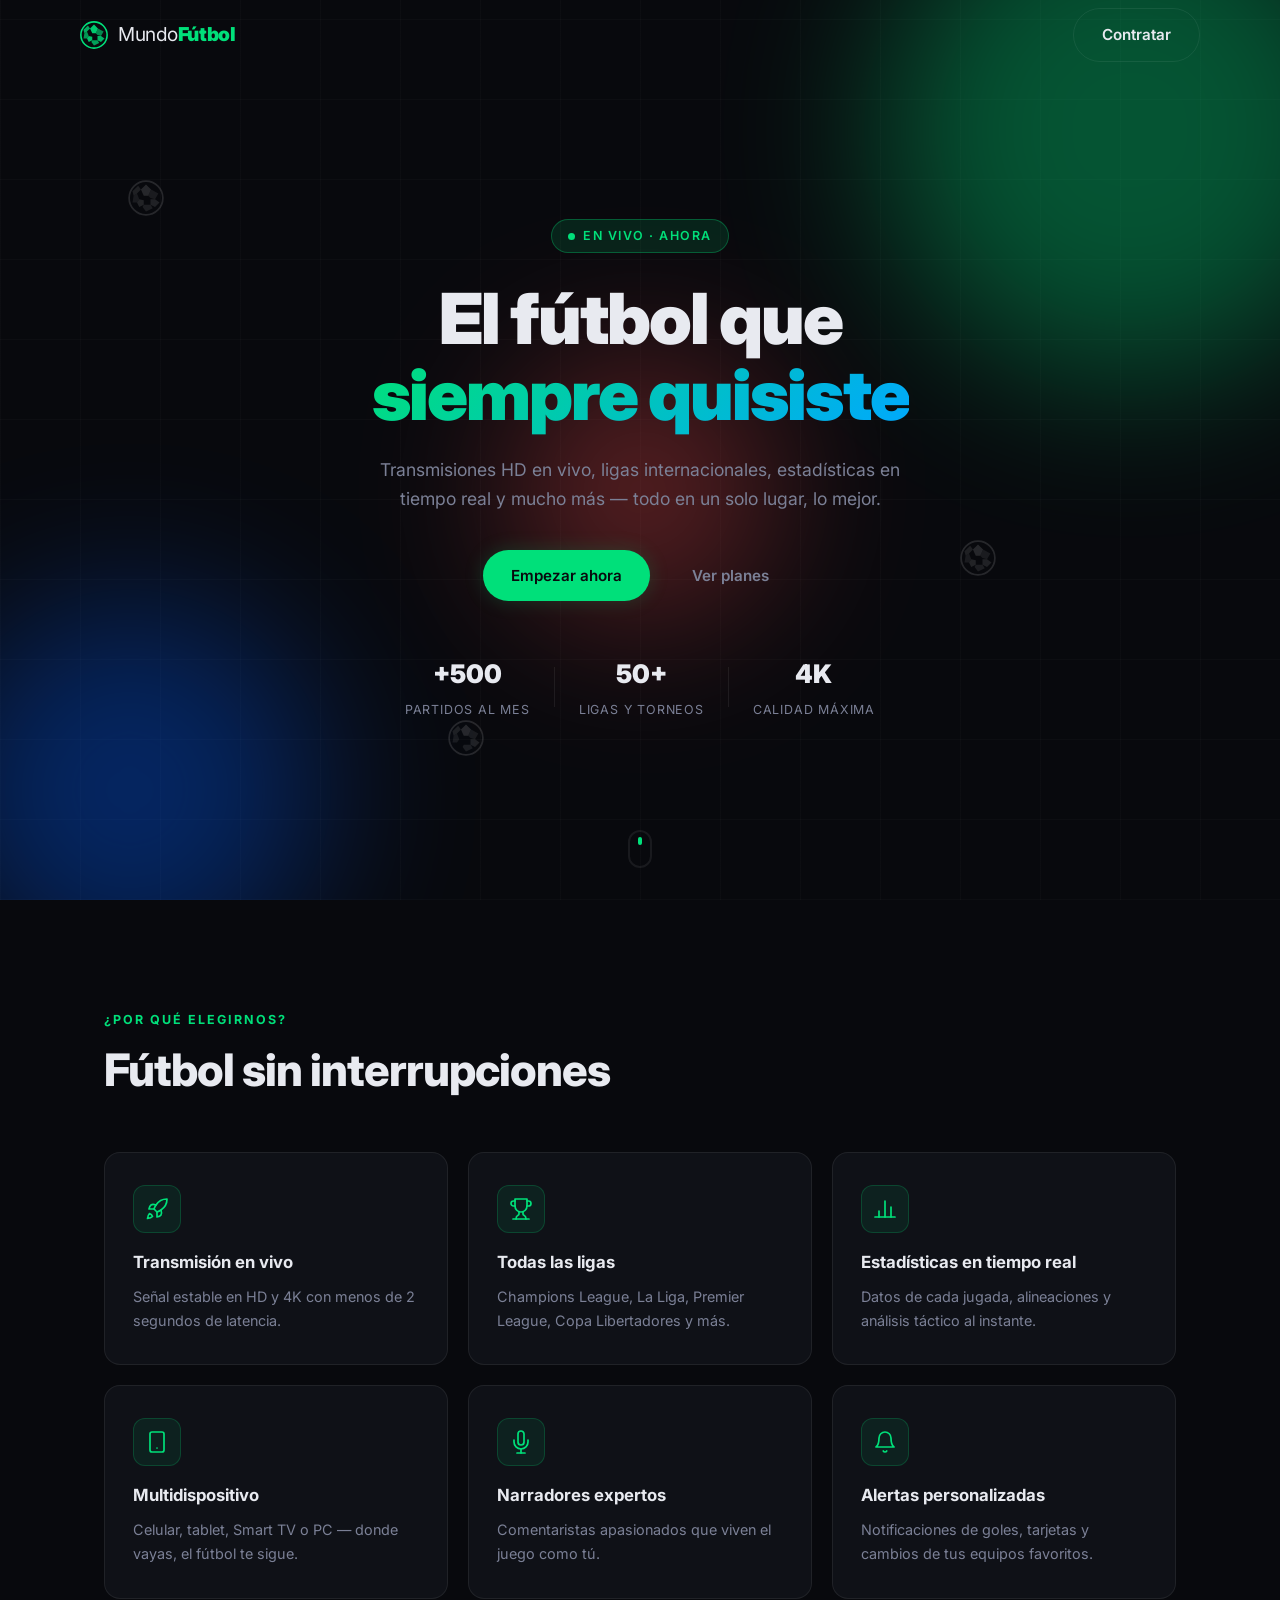
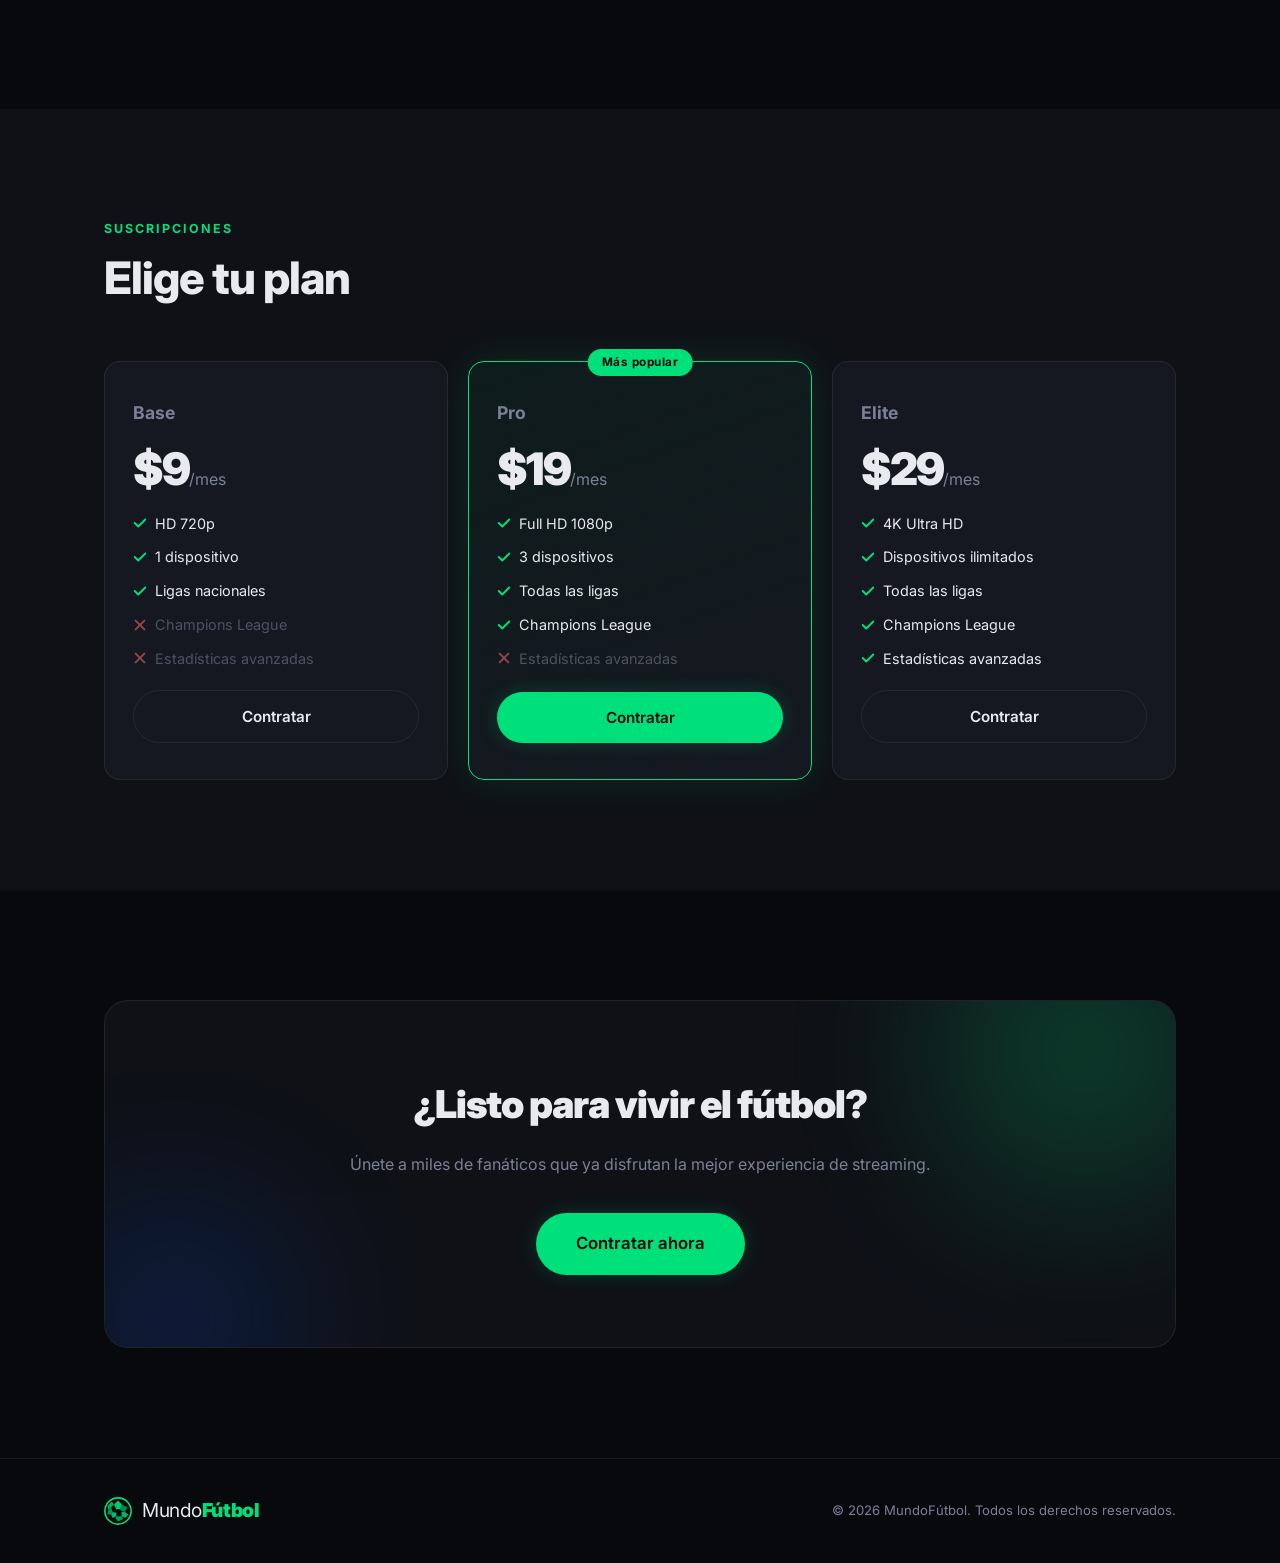
<file: index.html>
<!DOCTYPE html>
<html lang="es">
<head>
  <meta charset="UTF-8" />
  <meta name="viewport" content="width=device-width, initial-scale=1.0" />
  <meta name="description" content="Mundo Fútbol – El mejor streaming de fútbol en vivo. Disfruta partidos, ligas y torneos sin límites." />
  <title>Mundo Fútbol – Streaming de Fútbol</title>
  <link rel="preconnect" href="https://fonts.googleapis.com" />
  <link href="https://fonts.googleapis.com/css2?family=Inter:wght@300;400;600;700;900&display=swap" rel="stylesheet" />
  <link rel="stylesheet" href="style.css" />
</head>
<body>

  <!-- NAV -->
  <nav class="nav" id="navbar">
    <div class="nav-inner">
      <a href="index.html" class="logo">
        <span class="logo-icon">
          <svg viewBox="0 0 32 32" fill="none" xmlns="http://www.w3.org/2000/svg" aria-label="Balón de fútbol">
            <circle cx="16" cy="16" r="15" stroke="currentColor" stroke-width="1.8"/>
            <polygon points="16,4 20.5,8.5 18,14 14,14 11.5,8.5" fill="currentColor" opacity="0.9"/>
            <polygon points="27,12 24,17 20,16 18,14 20.5,8.5" fill="currentColor" opacity="0.6"/>
            <polygon points="28,20 24,24 20,22 20,17 24,17" fill="currentColor" opacity="0.8"/>
            <polygon points="16,28 13,24 14,22 20,22 22,25" fill="currentColor" opacity="0.7"/>
            <polygon points="10,24 8,20 10,17 14,18 14,22" fill="currentColor" opacity="0.85"/>
            <polygon points="4,20 5,14 8,12 10,17 8,20" fill="currentColor" opacity="0.65"/>
            <polygon points="11.5,8.5 8,12 5,14 4,10 9,5" fill="currentColor" opacity="0.75"/>
          </svg>
        </span>
        <span class="logo-text">Mundo<strong>Fútbol</strong></span>
      </a>
      <a href="contratar.html" class="btn btn-outline" id="nav-cta">Contratar</a>
    </div>
  </nav>

  <!-- HERO -->
  <header class="hero" id="home">
    <div class="hero-bg">
      <div class="field-lines"></div>
      <div class="orb orb-1"></div>
      <div class="orb orb-2"></div>
      <div class="orb orb-3"></div>
      <!-- floating balls -->
      <div class="ball b1">
        <svg viewBox="0 0 32 32" fill="none" xmlns="http://www.w3.org/2000/svg">
          <circle cx="16" cy="16" r="15" stroke="white" stroke-width="1.5"/>
          <polygon points="16,4 20.5,8.5 18,14 14,14 11.5,8.5" fill="white"/>
          <polygon points="27,12 24,17 20,16 18,14 20.5,8.5" fill="white" opacity="0.6"/>
          <polygon points="28,20 24,24 20,22 20,17 24,17" fill="white" opacity="0.8"/>
          <polygon points="16,28 13,24 14,22 20,22 22,25" fill="white" opacity="0.7"/>
          <polygon points="10,24 8,20 10,17 14,18 14,22" fill="white" opacity="0.85"/>
          <polygon points="4,20 5,14 8,12 10,17 8,20" fill="white" opacity="0.6"/>
          <polygon points="11.5,8.5 8,12 5,14 4,10 9,5" fill="white" opacity="0.75"/>
        </svg>
      </div>
      <div class="ball b2">
        <svg viewBox="0 0 32 32" fill="none" xmlns="http://www.w3.org/2000/svg">
          <circle cx="16" cy="16" r="15" stroke="white" stroke-width="1.5"/>
          <polygon points="16,4 20.5,8.5 18,14 14,14 11.5,8.5" fill="white"/>
          <polygon points="27,12 24,17 20,16 18,14 20.5,8.5" fill="white" opacity="0.6"/>
          <polygon points="28,20 24,24 20,22 20,17 24,17" fill="white" opacity="0.8"/>
          <polygon points="16,28 13,24 14,22 20,22 22,25" fill="white" opacity="0.7"/>
          <polygon points="10,24 8,20 10,17 14,18 14,22" fill="white" opacity="0.85"/>
          <polygon points="4,20 5,14 8,12 10,17 8,20" fill="white" opacity="0.6"/>
          <polygon points="11.5,8.5 8,12 5,14 4,10 9,5" fill="white" opacity="0.75"/>
        </svg>
      </div>
      <div class="ball b3">
        <svg viewBox="0 0 32 32" fill="none" xmlns="http://www.w3.org/2000/svg">
          <circle cx="16" cy="16" r="15" stroke="white" stroke-width="1.5"/>
          <polygon points="16,4 20.5,8.5 18,14 14,14 11.5,8.5" fill="white"/>
          <polygon points="27,12 24,17 20,16 18,14 20.5,8.5" fill="white" opacity="0.6"/>
          <polygon points="28,20 24,24 20,22 20,17 24,17" fill="white" opacity="0.8"/>
          <polygon points="16,28 13,24 14,22 20,22 22,25" fill="white" opacity="0.7"/>
          <polygon points="4,20 5,14 8,12 10,17 8,20" fill="white" opacity="0.6"/>
          <polygon points="11.5,8.5 8,12 5,14 4,10 9,5" fill="white" opacity="0.75"/>
        </svg>
      </div>
    </div>

    <div class="hero-content">
      <div class="badge animate-in" style="--d:0ms">EN VIVO · AHORA</div>
      <h1 class="hero-title animate-in" style="--d:100ms">
        El fútbol que<br/>
        <span class="gradient-text">siempre quisiste</span>
      </h1>
      <p class="hero-sub animate-in" style="--d:200ms">
        Transmisiones HD en vivo, ligas internacionales, estadísticas en tiempo real y mucho más — todo en un solo lugar, lo mejor.
      </p>
      <div class="hero-actions animate-in" style="--d:300ms">
        <a href="contratar.html" class="btn btn-primary" id="hero-cta">Empezar ahora</a>
        <a href="#planes" class="btn btn-ghost">Ver planes</a>
      </div>
      <div class="hero-stats animate-in" style="--d:400ms">
        <div class="stat">
          <span class="stat-num">+500</span>
          <span class="stat-label">Partidos al mes</span>
        </div>
        <div class="stat-divider"></div>
        <div class="stat">
          <span class="stat-num">50+</span>
          <span class="stat-label">Ligas y torneos</span>
        </div>
        <div class="stat-divider"></div>
        <div class="stat">
          <span class="stat-num">4K</span>
          <span class="stat-label">Calidad máxima</span>
        </div>
      </div>
    </div>

    <div class="scroll-hint" id="scroll-hint">
      <span></span>
    </div>
  </header>

  <!-- FEATURES -->
  <section class="section features" id="features">
    <div class="container">
      <div class="section-label animate-reveal">¿Por qué elegirnos?</div>
      <h2 class="section-title animate-reveal">Fútbol sin interrupciones</h2>

      <div class="features-grid">
        <div class="feat-card animate-reveal">
          <div class="feat-icon">
            <!-- Satellite / Signal -->
            <svg viewBox="0 0 24 24" fill="none" stroke="currentColor" stroke-width="1.7" stroke-linecap="round" stroke-linejoin="round" xmlns="http://www.w3.org/2000/svg">
              <path d="M4.5 16.5c-1.5 1.5-2 5-2 5s3.5-.5 5-2a4.5 4.5 0 0 0-3-3z"/>
              <path d="M12 15l-3-3a22 22 0 0 1 2-3.95A12.88 12.88 0 0 1 22 2c0 2.72-.78 7.5-6 11a22.35 22.35 0 0 1-4 2z"/>
              <path d="M9 12H4s.55-3.03 2-4c1.62-1.08 5 0 5 0"/>
              <path d="M12 15v5s3.03-.55 4-2c1.08-1.62 0-5 0-5"/>
            </svg>
          </div>
          <h3>Transmisión en vivo</h3>
          <p>Señal estable en HD y 4K con menos de 2 segundos de latencia.</p>
        </div>
        <div class="feat-card animate-reveal">
          <div class="feat-icon">
            <!-- Trophy -->
            <svg viewBox="0 0 24 24" fill="none" stroke="currentColor" stroke-width="1.7" stroke-linecap="round" stroke-linejoin="round" xmlns="http://www.w3.org/2000/svg">
              <path d="M6 9H4.5a2.5 2.5 0 0 1 0-5H6"/>
              <path d="M18 9h1.5a2.5 2.5 0 0 0 0-5H18"/>
              <path d="M4 22h16"/>
              <path d="M10 14.66V17c0 .55-.47.98-.97 1.21C7.85 18.75 7 20.24 7 22"/>
              <path d="M14 14.66V17c0 .55.47.98.97 1.21C16.15 18.75 17 20.24 17 22"/>
              <path d="M18 2H6v7a6 6 0 0 0 12 0V2z"/>
            </svg>
          </div>
          <h3>Todas las ligas</h3>
          <p>Champions League, La Liga, Premier League, Copa Libertadores y más.</p>
        </div>
        <div class="feat-card animate-reveal">
          <div class="feat-icon">
            <!-- Bar Chart -->
            <svg viewBox="0 0 24 24" fill="none" stroke="currentColor" stroke-width="1.7" stroke-linecap="round" stroke-linejoin="round" xmlns="http://www.w3.org/2000/svg">
              <line x1="18" y1="20" x2="18" y2="10"/>
              <line x1="12" y1="20" x2="12" y2="4"/>
              <line x1="6" y1="20" x2="6" y2="14"/>
              <line x1="2" y1="20" x2="22" y2="20"/>
            </svg>
          </div>
          <h3>Estadísticas en tiempo real</h3>
          <p>Datos de cada jugada, alineaciones y análisis táctico al instante.</p>
        </div>
        <div class="feat-card animate-reveal">
          <div class="feat-icon">
            <!-- Smartphone -->
            <svg viewBox="0 0 24 24" fill="none" stroke="currentColor" stroke-width="1.7" stroke-linecap="round" stroke-linejoin="round" xmlns="http://www.w3.org/2000/svg">
              <rect x="5" y="2" width="14" height="20" rx="2" ry="2"/>
              <line x1="12" y1="18" x2="12.01" y2="18"/>
            </svg>
          </div>
          <h3>Multidispositivo</h3>
          <p>Celular, tablet, Smart TV o PC — donde vayas, el fútbol te sigue.</p>
        </div>
        <div class="feat-card animate-reveal">
          <div class="feat-icon">
            <!-- Microphone -->
            <svg viewBox="0 0 24 24" fill="none" stroke="currentColor" stroke-width="1.7" stroke-linecap="round" stroke-linejoin="round" xmlns="http://www.w3.org/2000/svg">
              <path d="M12 1a3 3 0 0 0-3 3v8a3 3 0 0 0 6 0V4a3 3 0 0 0-3-3z"/>
              <path d="M19 10v2a7 7 0 0 1-14 0v-2"/>
              <line x1="12" y1="19" x2="12" y2="23"/>
              <line x1="8" y1="23" x2="16" y2="23"/>
            </svg>
          </div>
          <h3>Narradores expertos</h3>
          <p>Comentaristas apasionados que viven el juego como tú.</p>
        </div>
        <div class="feat-card animate-reveal">
          <div class="feat-icon">
            <!-- Bell -->
            <svg viewBox="0 0 24 24" fill="none" stroke="currentColor" stroke-width="1.7" stroke-linecap="round" stroke-linejoin="round" xmlns="http://www.w3.org/2000/svg">
              <path d="M18 8A6 6 0 0 0 6 8c0 7-3 9-3 9h18s-3-2-3-9"/>
              <path d="M13.73 21a2 2 0 0 1-3.46 0"/>
            </svg>
          </div>
          <h3>Alertas personalizadas</h3>
          <p>Notificaciones de goles, tarjetas y cambios de tus equipos favoritos.</p>
        </div>
      </div>
    </div>
  </section>

  <!-- PLANES -->
  <section class="section planes" id="planes">
    <div class="container">
      <div class="section-label animate-reveal">Suscripciones</div>
      <h2 class="section-title animate-reveal">Elige tu plan</h2>

      <div class="planes-grid">
        <!-- Base -->
        <div class="plan-card animate-reveal" id="plan-base">
          <div class="plan-name">Base</div>
          <div class="plan-price">$9<span>/mes</span></div>
          <ul class="plan-features">
            <li class="feat-yes"><svg viewBox="0 0 16 16" fill="none" stroke="currentColor" stroke-width="2.2" stroke-linecap="round" stroke-linejoin="round"><polyline points="2,8 6,12 14,4"/></svg> HD 720p</li>
            <li class="feat-yes"><svg viewBox="0 0 16 16" fill="none" stroke="currentColor" stroke-width="2.2" stroke-linecap="round" stroke-linejoin="round"><polyline points="2,8 6,12 14,4"/></svg> 1 dispositivo</li>
            <li class="feat-yes"><svg viewBox="0 0 16 16" fill="none" stroke="currentColor" stroke-width="2.2" stroke-linecap="round" stroke-linejoin="round"><polyline points="2,8 6,12 14,4"/></svg> Ligas nacionales</li>
            <li class="feat-no"><svg viewBox="0 0 16 16" fill="none" stroke="currentColor" stroke-width="2.2" stroke-linecap="round" stroke-linejoin="round"><line x1="3" y1="3" x2="13" y2="13"/><line x1="13" y1="3" x2="3" y2="13"/></svg> Champions League</li>
            <li class="feat-no"><svg viewBox="0 0 16 16" fill="none" stroke="currentColor" stroke-width="2.2" stroke-linecap="round" stroke-linejoin="round"><line x1="3" y1="3" x2="13" y2="13"/><line x1="13" y1="3" x2="3" y2="13"/></svg> Estadísticas avanzadas</li>
          </ul>
          <a href="contratar.html?plan=Base" class="btn btn-outline">Contratar</a>
        </div>

        <!-- Pro (destacado) -->
        <div class="plan-card plan-featured animate-reveal" id="plan-pro">
          <div class="plan-badge">Más popular</div>
          <div class="plan-name">Pro</div>
          <div class="plan-price">$19<span>/mes</span></div>
          <ul class="plan-features">
            <li class="feat-yes"><svg viewBox="0 0 16 16" fill="none" stroke="currentColor" stroke-width="2.2" stroke-linecap="round" stroke-linejoin="round"><polyline points="2,8 6,12 14,4"/></svg> Full HD 1080p</li>
            <li class="feat-yes"><svg viewBox="0 0 16 16" fill="none" stroke="currentColor" stroke-width="2.2" stroke-linecap="round" stroke-linejoin="round"><polyline points="2,8 6,12 14,4"/></svg> 3 dispositivos</li>
            <li class="feat-yes"><svg viewBox="0 0 16 16" fill="none" stroke="currentColor" stroke-width="2.2" stroke-linecap="round" stroke-linejoin="round"><polyline points="2,8 6,12 14,4"/></svg> Todas las ligas</li>
            <li class="feat-yes"><svg viewBox="0 0 16 16" fill="none" stroke="currentColor" stroke-width="2.2" stroke-linecap="round" stroke-linejoin="round"><polyline points="2,8 6,12 14,4"/></svg> Champions League</li>
            <li class="feat-no"><svg viewBox="0 0 16 16" fill="none" stroke="currentColor" stroke-width="2.2" stroke-linecap="round" stroke-linejoin="round"><line x1="3" y1="3" x2="13" y2="13"/><line x1="13" y1="3" x2="3" y2="13"/></svg> Estadísticas avanzadas</li>
          </ul>
          <a href="contratar.html?plan=Pro" class="btn btn-primary">Contratar</a>
        </div>

        <!-- Elite -->
        <div class="plan-card animate-reveal" id="plan-elite">
          <div class="plan-name">Elite</div>
          <div class="plan-price">$29<span>/mes</span></div>
          <ul class="plan-features">
            <li class="feat-yes"><svg viewBox="0 0 16 16" fill="none" stroke="currentColor" stroke-width="2.2" stroke-linecap="round" stroke-linejoin="round"><polyline points="2,8 6,12 14,4"/></svg> 4K Ultra HD</li>
            <li class="feat-yes"><svg viewBox="0 0 16 16" fill="none" stroke="currentColor" stroke-width="2.2" stroke-linecap="round" stroke-linejoin="round"><polyline points="2,8 6,12 14,4"/></svg> Dispositivos ilimitados</li>
            <li class="feat-yes"><svg viewBox="0 0 16 16" fill="none" stroke="currentColor" stroke-width="2.2" stroke-linecap="round" stroke-linejoin="round"><polyline points="2,8 6,12 14,4"/></svg> Todas las ligas</li>
            <li class="feat-yes"><svg viewBox="0 0 16 16" fill="none" stroke="currentColor" stroke-width="2.2" stroke-linecap="round" stroke-linejoin="round"><polyline points="2,8 6,12 14,4"/></svg> Champions League</li>
            <li class="feat-yes"><svg viewBox="0 0 16 16" fill="none" stroke="currentColor" stroke-width="2.2" stroke-linecap="round" stroke-linejoin="round"><polyline points="2,8 6,12 14,4"/></svg> Estadísticas avanzadas</li>
          </ul>
          <a href="contratar.html?plan=Elite" class="btn btn-outline">Contratar</a>
        </div>
      </div>
    </div>
  </section>

  <!-- CTA FINAL -->
  <section class="section cta-section" id="cta">
    <div class="container">
      <div class="cta-box animate-reveal">
        <div class="orb orb-cta-1"></div>
        <div class="orb orb-cta-2"></div>
        <h2 class="animate-reveal">¿Listo para vivir el fútbol?</h2>
        <p class="animate-reveal">Únete a miles de fanáticos que ya disfrutan la mejor experiencia de streaming.</p>
        <a href="contratar.html" class="btn btn-primary btn-lg animate-reveal" id="cta-final">Contratar ahora</a>
      </div>
    </div>
  </section>

  <!-- FOOTER -->
  <footer class="footer">
    <div class="container">
      <div class="footer-inner">
        <a href="index.html" class="logo">
          <span class="logo-icon">
            <svg viewBox="0 0 32 32" fill="none" xmlns="http://www.w3.org/2000/svg" aria-label="Balón de fútbol">
              <circle cx="16" cy="16" r="15" stroke="currentColor" stroke-width="1.8"/>
              <polygon points="16,4 20.5,8.5 18,14 14,14 11.5,8.5" fill="currentColor" opacity="0.9"/>
              <polygon points="27,12 24,17 20,16 18,14 20.5,8.5" fill="currentColor" opacity="0.6"/>
              <polygon points="28,20 24,24 20,22 20,17 24,17" fill="currentColor" opacity="0.8"/>
              <polygon points="16,28 13,24 14,22 20,22 22,25" fill="currentColor" opacity="0.7"/>
              <polygon points="10,24 8,20 10,17 14,18 14,22" fill="currentColor" opacity="0.85"/>
              <polygon points="4,20 5,14 8,12 10,17 8,20" fill="currentColor" opacity="0.65"/>
              <polygon points="11.5,8.5 8,12 5,14 4,10 9,5" fill="currentColor" opacity="0.75"/>
            </svg>
          </span>
          <span class="logo-text">Mundo<strong>Fútbol</strong></span>
        </a>
        <p class="footer-copy">© 2026 MundoFútbol. Todos los derechos reservados.</p>
      </div>
    </div>
  </footer>

  <script src="main.js"></script>
</body>
</html>
</file>
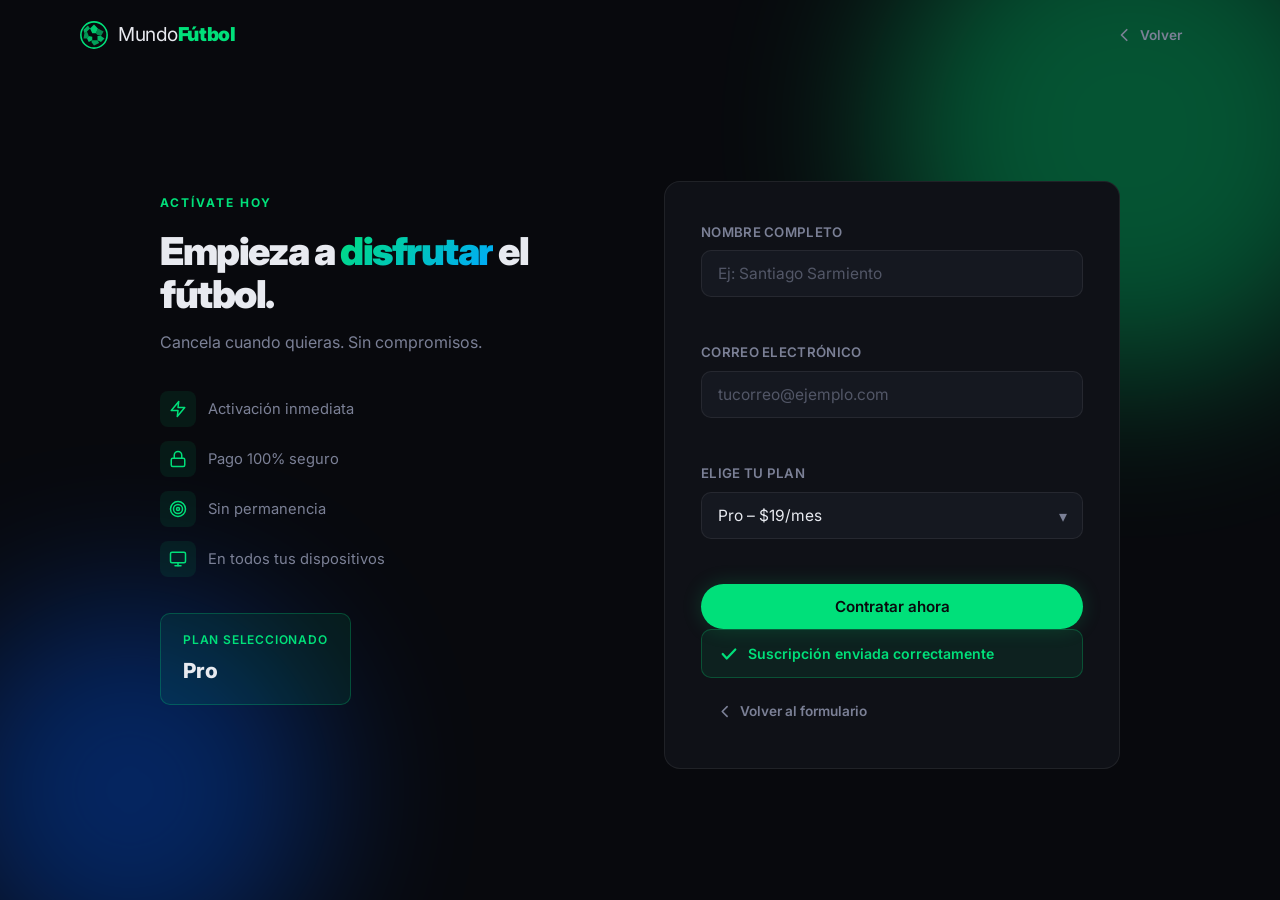
<file: contratar.html>
<!DOCTYPE html>
<html lang="es">
<head>
  <meta charset="UTF-8" />
  <meta name="viewport" content="width=device-width, initial-scale=1.0" />
  <meta name="description" content="Contrata tu plan de Mundo Fútbol – streaming de fútbol en vivo." />
  <title>Contratar – Mundo Fútbol</title>
  <link rel="preconnect" href="https://fonts.googleapis.com" />
  <link href="https://fonts.googleapis.com/css2?family=Inter:wght@300;400;600;700;900&display=swap" rel="stylesheet" />
  <link rel="stylesheet" href="style.css" />
</head>
<body class="page-contratar">

  <!-- NAV -->
  <nav class="nav" id="navbar">
    <div class="nav-inner">
      <a href="index.html" class="logo">
        <span class="logo-icon">
          <svg viewBox="0 0 32 32" fill="none" xmlns="http://www.w3.org/2000/svg" aria-label="Balón de fútbol">
            <circle cx="16" cy="16" r="15" stroke="currentColor" stroke-width="1.8"/>
            <polygon points="16,4 20.5,8.5 18,14 14,14 11.5,8.5" fill="currentColor" opacity="0.9"/>
            <polygon points="27,12 24,17 20,16 18,14 20.5,8.5" fill="currentColor" opacity="0.6"/>
            <polygon points="28,20 24,24 20,22 20,17 24,17" fill="currentColor" opacity="0.8"/>
            <polygon points="16,28 13,24 14,22 20,22 22,25" fill="currentColor" opacity="0.7"/>
            <polygon points="10,24 8,20 10,17 14,18 14,22" fill="currentColor" opacity="0.85"/>
            <polygon points="4,20 5,14 8,12 10,17 8,20" fill="currentColor" opacity="0.65"/>
            <polygon points="11.5,8.5 8,12 5,14 4,10 9,5" fill="currentColor" opacity="0.75"/>
          </svg>
        </span>
        <span class="logo-text">Mundo<strong>Fútbol</strong></span>
      </a>
      <a href="index.html" class="btn btn-ghost btn-sm">
        <svg viewBox="0 0 16 16" fill="none" stroke="currentColor" stroke-width="2" stroke-linecap="round" stroke-linejoin="round" style="width:14px;height:14px"><polyline points="10,2 4,8 10,14"/></svg>
        Volver
      </a>
    </div>
  </nav>

  <!-- CONTRATAR MAIN -->
  <main class="contratar-main">
    <div class="orb orb-1"></div>
    <div class="orb orb-2"></div>

    <div class="contratar-container">

      <!-- INFO LATERAL -->
      <aside class="contratar-aside animate-in" style="--d:0ms">
        <div class="aside-tag">Actívate hoy</div>
        <h1 class="aside-title">Empieza a <span class="gradient-text">disfrutar</span> el fútbol.</h1>
        <p class="aside-sub">Cancela cuando quieras. Sin compromisos.</p>

        <div class="aside-benefits">
          <div class="benefit">
            <span class="benefit-icon">
              <!-- Lightning bolt -->
              <svg viewBox="0 0 24 24" fill="none" stroke="currentColor" stroke-width="2" stroke-linecap="round" stroke-linejoin="round" xmlns="http://www.w3.org/2000/svg">
                <polygon points="13 2 3 14 12 14 11 22 21 10 12 10 13 2"/>
              </svg>
            </span>
            <span>Activación inmediata</span>
          </div>
          <div class="benefit">
            <span class="benefit-icon">
              <!-- Lock -->
              <svg viewBox="0 0 24 24" fill="none" stroke="currentColor" stroke-width="2" stroke-linecap="round" stroke-linejoin="round" xmlns="http://www.w3.org/2000/svg">
                <rect x="3" y="11" width="18" height="11" rx="2" ry="2"/>
                <path d="M7 11V7a5 5 0 0 1 10 0v4"/>
              </svg>
            </span>
            <span>Pago 100% seguro</span>
          </div>
          <div class="benefit">
            <span class="benefit-icon">
              <!-- Target / No-permanence -->
              <svg viewBox="0 0 24 24" fill="none" stroke="currentColor" stroke-width="2" stroke-linecap="round" stroke-linejoin="round" xmlns="http://www.w3.org/2000/svg">
                <circle cx="12" cy="12" r="10"/>
                <circle cx="12" cy="12" r="6"/>
                <circle cx="12" cy="12" r="2"/>
              </svg>
            </span>
            <span>Sin permanencia</span>
          </div>
          <div class="benefit">
            <span class="benefit-icon">
              <!-- TV / Monitor -->
              <svg viewBox="0 0 24 24" fill="none" stroke="currentColor" stroke-width="2" stroke-linecap="round" stroke-linejoin="round" xmlns="http://www.w3.org/2000/svg">
                <rect x="2" y="3" width="20" height="14" rx="2" ry="2"/>
                <line x1="8" y1="21" x2="16" y2="21"/>
                <line x1="12" y1="17" x2="12" y2="21"/>
              </svg>
            </span>
            <span>En todos tus dispositivos</span>
          </div>
        </div>

        <div class="aside-plan-preview" id="aside-plan-preview">
          <span class="plan-chosen-label">Plan seleccionado</span>
          <span class="plan-chosen-name" id="plan-display">Pro</span>
        </div>
      </aside>

      <!-- FORMULARIO -->
      <div class="form-wrapper animate-in" style="--d:150ms">
        <form class="contratar-form" id="contratar-form" novalidate>

          <div class="form-group" id="fg-nombre">
            <label for="nombre">Nombre completo</label>
            <input type="text" id="nombre" name="nombre" placeholder="Ej: Santiago Sarmiento" autocomplete="name" />
            <span class="form-error" id="err-nombre"></span>
          </div>

          <div class="form-group" id="fg-email">
            <label for="email">Correo electrónico</label>
            <input type="email" id="email" name="email" placeholder="tucorreo@ejemplo.com" autocomplete="email" />
            <span class="form-error" id="err-email"></span>
          </div>

          <div class="form-group" id="fg-plan">
            <label for="plan">Elige tu plan</label>
            <div class="select-wrapper">
              <select id="plan" name="plan">
                <option value="Base">Base – $9/mes</option>
                <option value="Pro" selected>Pro – $19/mes</option>
                <option value="Elite">Elite – $29/mes</option>
              </select>
            </div>
            <span class="form-error" id="err-plan"></span>
          </div>

          <button type="submit" class="btn btn-primary btn-full" id="submit-btn">
            <span class="btn-text">Contratar ahora</span>
          </button>

        </form>

        <!-- RESPUESTA JSON -->
        <div class="json-panel" id="json-panel" hidden>
          <div class="json-panel-header">
            <span class="json-status" id="json-status-icon">
              <svg viewBox="0 0 20 20" fill="none" stroke="currentColor" stroke-width="2.5" stroke-linecap="round" stroke-linejoin="round" style="width:18px;height:18px;display:block">
                <polyline points="3,10 7.5,15 17,5"/>
              </svg>
            </span>
            <span id="json-status-text">Suscripción enviada correctamente</span>
          </div>
          <button class="btn btn-ghost btn-sm btn-reset" id="reset-btn">
            <svg viewBox="0 0 16 16" fill="none" stroke="currentColor" stroke-width="2" stroke-linecap="round" stroke-linejoin="round" style="width:13px;height:13px"><polyline points="10,2 4,8 10,14"/></svg>
            Volver al formulario
          </button>
        </div>
      </div>

    </div>
  </main>

  <script src="main.js"></script>
  <script src="contratar.js"></script>
</body>
</html>
</file>
<file: style.css>
/* ===========================
   MUNDO FÚTBOL – style.css
   Minimalista + Profesional
   =========================== */

/* ── Reset & Base ── */
*, *::before, *::after { box-sizing: border-box; margin: 0; padding: 0; }
html { scroll-behavior: smooth; }
body {
  font-family: 'Inter', sans-serif;
  background: #08090d;
  color: #e8eaf0;
  line-height: 1.65;
  overflow-x: hidden;
}
a { text-decoration: none; color: inherit; }
img { display: block; max-width: 100%; }

/* ── Design Tokens ── */
:root {
  --accent:       #00e07a;
  --accent-dim:   #00c46a;
  --accent-glow:  rgba(0, 224, 122, 0.18);
  --surface:      #0f1117;
  --surface-2:    #151820;
  --border:       rgba(255,255,255,0.07);
  --text:         #e8eaf0;
  --text-muted:   #7b8096;
  --radius:       16px;
  --radius-sm:    10px;
  --transition:   0.35s cubic-bezier(.4,0,.2,1);
}

/* ── Container ── */
.container {
  max-width: 1120px;
  margin: 0 auto;
  padding: 0 24px;
}

/* ── Buttons ── */
.btn {
  display: inline-flex;
  align-items: center;
  justify-content: center;
  gap: 8px;
  padding: 13px 28px;
  border-radius: 100px;
  font-family: inherit;
  font-size: 0.95rem;
  font-weight: 600;
  cursor: pointer;
  border: none;
  transition: var(--transition);
  white-space: nowrap;
}
.btn-primary {
  background: var(--accent);
  color: #08090d;
  box-shadow: 0 0 20px var(--accent-glow);
}
.btn-primary:hover {
  background: var(--accent-dim);
  transform: translateY(-2px);
  box-shadow: 0 0 32px rgba(0,224,122,0.35);
}
.btn-outline {
  background: transparent;
  border: 1.5px solid var(--border);
  color: var(--text);
}
.btn-outline:hover {
  border-color: var(--accent);
  color: var(--accent);
  transform: translateY(-2px);
}
.btn-ghost {
  background: transparent;
  color: var(--text-muted);
}
.btn-ghost:hover { color: var(--text); }
.btn-sm { padding: 9px 18px; font-size: 0.85rem; }
.btn-lg { padding: 17px 40px; font-size: 1.05rem; }
.btn-full { width: 100%; }

/* ── NAV ── */
.nav {
  position: fixed;
  top: 0; left: 0; right: 0;
  z-index: 100;
  padding: 0 24px;
  transition: var(--transition);
}
.nav.scrolled {
  background: rgba(8,9,13,0.85);
  backdrop-filter: blur(16px);
  border-bottom: 1px solid var(--border);
}
.nav-inner {
  max-width: 1120px;
  margin: 0 auto;
  display: flex;
  align-items: center;
  justify-content: space-between;
  height: 70px;
}
.logo {
  display: flex;
  align-items: center;
  gap: 10px;
  font-size: 1.2rem;
  letter-spacing: -0.3px;
}
.logo-icon { animation: spin-slow 8s linear infinite; display:flex; align-items:center; }
.logo-icon svg { width: 28px; height: 28px; color: var(--accent); }
.logo-text strong { color: var(--accent); font-weight: 900; }

/* ── ORBS (background blobs) ── */
.orb {
  position: absolute;
  border-radius: 50%;
  filter: blur(80px);
  opacity: 0.35;
  pointer-events: none;
}
.orb-1 { width: 500px; height: 500px; background: #00e07a; top: -120px; right: -100px; animation: pulse-orb 7s ease-in-out infinite; }
.orb-2 { width: 380px; height: 380px; background: #005cff; bottom: -80px; left: -60px; animation: pulse-orb 9s ease-in-out infinite reverse; }
.orb-3 { width: 260px; height: 260px; background: #ff4d4d; top: 40%; left: 40%; animation: pulse-orb 11s ease-in-out infinite; }

/* ── HERO ── */
.hero {
  min-height: 100vh;
  display: flex;
  align-items: center;
  position: relative;
  overflow: hidden;
  padding: 120px 24px 80px;
}
.hero-bg {
  position: absolute;
  inset: 0;
  pointer-events: none;
}

/* Field lines decoration */
.field-lines {
  position: absolute;
  inset: 0;
  background:
    repeating-linear-gradient(90deg, rgba(255,255,255,0.018) 0 1px, transparent 1px 80px),
    repeating-linear-gradient(0deg,  rgba(255,255,255,0.018) 0 1px, transparent 1px 80px);
}

/* Floating balls */
.ball {
  position: absolute;
  width: 36px; height: 36px;
  opacity: 0.12;
  display: flex; align-items: center; justify-content: center;
  animation: float-ball linear infinite;
}
.ball svg { width: 100%; height: 100%; }
.b1 { top: 20%; left: 10%; animation-duration: 14s; animation-delay: 0s; }
.b2 { top: 60%; left: 75%; animation-duration: 18s; animation-delay: -5s; }
.b3 { top: 80%; left: 35%; animation-duration: 22s; animation-delay: -10s; }

.hero-content {
  position: relative;
  z-index: 2;
  max-width: 680px;
  margin: 0 auto;
  text-align: center;
}

.badge {
  display: inline-flex;
  align-items: center;
  gap: 8px;
  background: rgba(0,224,122,0.12);
  border: 1px solid rgba(0,224,122,0.3);
  color: var(--accent);
  padding: 6px 16px;
  border-radius: 100px;
  font-size: 0.78rem;
  font-weight: 600;
  letter-spacing: 1.5px;
  margin-bottom: 28px;
}
.badge::before {
  content: '';
  width: 7px; height: 7px;
  border-radius: 50%;
  background: var(--accent);
  animation: blink 1.4s ease-in-out infinite;
}

.hero-title {
  font-size: clamp(2.6rem, 6vw, 4.4rem);
  font-weight: 900;
  line-height: 1.08;
  letter-spacing: -2px;
  margin-bottom: 22px;
}
.gradient-text {
  background: linear-gradient(135deg, var(--accent) 0%, #00a8ff 100%);
  -webkit-background-clip: text;
  -webkit-text-fill-color: transparent;
  background-clip: text;
}
.hero-sub {
  font-size: 1.1rem;
  color: var(--text-muted);
  max-width: 520px;
  margin: 0 auto 36px;
}
.hero-actions { display: flex; gap: 14px; justify-content: center; flex-wrap: wrap; margin-bottom: 52px; }

.hero-stats {
  display: flex;
  align-items: center;
  justify-content: center;
  gap: 24px;
  flex-wrap: wrap;
}
.stat { text-align: center; }
.stat-num { display: block; font-size: 1.6rem; font-weight: 900; color: var(--text); }
.stat-label { font-size: 0.78rem; color: var(--text-muted); text-transform: uppercase; letter-spacing: 0.8px; }
.stat-divider { width: 1px; height: 40px; background: var(--border); }

/* Scroll hint */
.scroll-hint {
  position: absolute;
  bottom: 32px;
  left: 50%;
  transform: translateX(-50%);
  z-index: 2;
}
.scroll-hint span {
  display: block;
  width: 24px; height: 38px;
  border: 2px solid var(--border);
  border-radius: 12px;
  position: relative;
}
.scroll-hint span::after {
  content: '';
  width: 4px; height: 8px;
  background: var(--accent);
  border-radius: 2px;
  position: absolute;
  top: 5px; left: 50%;
  transform: translateX(-50%);
  animation: scroll-dot 2s ease-in-out infinite;
}

/* ── SECTIONS ── */
.section { padding: 110px 0; }
.section-label {
  font-size: 0.78rem;
  font-weight: 700;
  letter-spacing: 2px;
  text-transform: uppercase;
  color: var(--accent);
  margin-bottom: 14px;
}
.section-title {
  font-size: clamp(1.8rem, 3.5vw, 2.8rem);
  font-weight: 800;
  letter-spacing: -1px;
  margin-bottom: 56px;
  line-height: 1.15;
}

/* ── FEATURES ── */
.features-grid {
  display: grid;
  grid-template-columns: repeat(auto-fit, minmax(300px, 1fr));
  gap: 20px;
}
.feat-card {
  background: var(--surface);
  border: 1px solid var(--border);
  border-radius: var(--radius);
  padding: 32px 28px;
  transition: var(--transition);
  cursor: default;
}
.feat-card:hover {
  border-color: rgba(0,224,122,0.35);
  transform: translateY(-4px);
  box-shadow: 0 8px 32px rgba(0,224,122,0.08);
}
.feat-icon {
  width: 48px; height: 48px;
  display: flex; align-items: center; justify-content: center;
  background: rgba(0,224,122,0.08);
  border: 1px solid rgba(0,224,122,0.2);
  border-radius: 12px;
  margin-bottom: 16px;
  color: var(--accent);
  transition: var(--transition);
}
.feat-icon svg { width: 24px; height: 24px; }
.feat-card:hover .feat-icon { background: rgba(0,224,122,0.14); border-color: rgba(0,224,122,0.4); }
.feat-card h3 { font-size: 1.05rem; font-weight: 700; margin-bottom: 8px; }
.feat-card p { color: var(--text-muted); font-size: 0.9rem; }

/* ── PLANES ── */
.planes { background: var(--surface); }
.planes-grid {
  display: grid;
  grid-template-columns: repeat(auto-fit, minmax(280px, 1fr));
  gap: 20px;
  align-items: stretch;
}
.plan-card {
  background: var(--surface-2);
  border: 1px solid var(--border);
  border-radius: var(--radius);
  padding: 36px 28px;
  position: relative;
  display: flex;
  flex-direction: column;
  gap: 20px;
  transition: var(--transition);
}
.plan-card:hover { transform: translateY(-4px); }
.plan-featured {
  border-color: var(--accent);
  box-shadow: 0 0 40px rgba(0,224,122,0.12);
  background: linear-gradient(160deg, rgba(0,224,122,0.05) 0%, var(--surface-2) 100%);
}
.plan-badge {
  position: absolute;
  top: -13px; left: 50%;
  transform: translateX(-50%);
  background: var(--accent);
  color: #08090d;
  font-size: 0.73rem;
  font-weight: 700;
  padding: 4px 14px;
  border-radius: 100px;
  letter-spacing: 0.5px;
  white-space: nowrap;
}
.plan-name { font-size: 1.1rem; font-weight: 700; color: var(--text-muted); }
.plan-price {
  font-size: 2.8rem;
  font-weight: 900;
  letter-spacing: -2px;
  line-height: 1;
}
.plan-price span { font-size: 1rem; font-weight: 400; color: var(--text-muted); letter-spacing: 0; }
.plan-features {
  list-style: none;
  flex: 1;
  display: flex;
  flex-direction: column;
  gap: 10px;
}
.plan-features li {
  font-size: 0.9rem;
  color: var(--text-muted);
  display: flex;
  align-items: center;
  gap: 8px;
}
.plan-features li svg { width: 14px; height: 14px; flex-shrink: 0; }
.plan-features li.feat-yes { color: var(--text); }
.plan-features li.feat-yes svg { color: var(--accent); }
.plan-features li.feat-no { color: var(--text-muted); opacity: 0.55; }
.plan-features li.feat-no svg { color: #ff6b6b; }

/* ── CTA SECTION ── */
.cta-box {
  background: var(--surface);
  border: 1px solid var(--border);
  border-radius: 24px;
  padding: 72px 40px;
  text-align: center;
  position: relative;
  overflow: hidden;
}
.orb-cta-1 { width: 300px; height: 300px; background: #00e07a; top: -100px; right: -60px; opacity: 0.2; }
.orb-cta-2 { width: 220px; height: 220px; background: #005cff; bottom: -80px; left: -40px; opacity: 0.2; }
.cta-box h2 {
  font-size: clamp(1.8rem, 3vw, 2.6rem);
  font-weight: 900;
  letter-spacing: -1px;
  margin-bottom: 14px;
  position: relative;
}
.cta-box p { color: var(--text-muted); margin-bottom: 36px; position: relative; }
.cta-box .btn { position: relative; }

/* ── FOOTER ── */
.footer {
  padding: 36px 24px;
  border-top: 1px solid var(--border);
}
.footer-inner {
  max-width: 1120px;
  margin: 0 auto;
  display: flex;
  align-items: center;
  justify-content: space-between;
  flex-wrap: wrap;
  gap: 16px;
}
.footer-copy { font-size: 0.82rem; color: var(--text-muted); }

/* =============================
   CONTRATAR PAGE
   ============================= */
.page-contratar {
  min-height: 100vh;
  display: flex;
  flex-direction: column;
}
.contratar-main {
  flex: 1;
  position: relative;
  overflow: hidden;
  display: flex;
  align-items: center;
  justify-content: center;
  padding: 110px 24px 60px;
}
.contratar-container {
  position: relative;
  z-index: 2;
  display: grid;
  grid-template-columns: 1fr 1fr;
  gap: 48px;
  max-width: 960px;
  width: 100%;
  align-items: start;
}

/* Aside */
.contratar-aside { padding-top: 12px; }
.aside-tag {
  font-size: 0.75rem;
  font-weight: 700;
  letter-spacing: 2px;
  text-transform: uppercase;
  color: var(--accent);
  margin-bottom: 18px;
}
.aside-title {
  font-size: clamp(1.9rem, 3vw, 2.7rem);
  font-weight: 900;
  letter-spacing: -1.5px;
  line-height: 1.1;
  margin-bottom: 14px;
}
.aside-sub { color: var(--text-muted); margin-bottom: 36px; }
.aside-benefits {
  display: flex;
  flex-direction: column;
  gap: 14px;
  margin-bottom: 36px;
}
.benefit {
  display: flex;
  align-items: center;
  gap: 12px;
  font-size: 0.92rem;
  color: var(--text-muted);
}
.benefit-icon {
  width: 36px; height: 36px;
  flex-shrink: 0;
  display: flex; align-items: center; justify-content: center;
  background: rgba(0,224,122,0.08);
  border-radius: 8px;
  color: var(--accent);
}
.benefit-icon svg { width: 18px; height: 18px; }
.aside-plan-preview {
  display: inline-flex;
  flex-direction: column;
  background: rgba(0,224,122,0.08);
  border: 1px solid rgba(0,224,122,0.25);
  border-radius: var(--radius-sm);
  padding: 16px 22px;
  gap: 4px;
}
.plan-chosen-label { font-size: 0.75rem; color: var(--accent); font-weight: 600; letter-spacing: 0.8px; text-transform: uppercase; }
.plan-chosen-name { font-size: 1.3rem; font-weight: 800; }

/* Form */
.form-wrapper {
  background: var(--surface);
  border: 1px solid var(--border);
  border-radius: var(--radius);
  padding: 40px 36px;
}
.contratar-form { display: flex; flex-direction: column; gap: 22px; }
.form-group { display: flex; flex-direction: column; gap: 7px; }
.form-group label {
  font-size: 0.83rem;
  font-weight: 600;
  color: var(--text-muted);
  letter-spacing: 0.3px;
  text-transform: uppercase;
}
.form-group input,
.form-group select {
  width: 100%;
  background: var(--surface-2);
  border: 1.5px solid var(--border);
  border-radius: var(--radius-sm);
  padding: 13px 16px;
  color: var(--text);
  font-family: inherit;
  font-size: 0.97rem;
  outline: none;
  transition: var(--transition);
  appearance: none;
}
.form-group input:focus,
.form-group select:focus { border-color: var(--accent); box-shadow: 0 0 0 3px var(--accent-glow); }
.form-group input::placeholder { color: var(--text-muted); opacity: 0.6; }
.form-group.error input,
.form-group.error select { border-color: #ff4d4d; }
.form-error { font-size: 0.8rem; color: #ff6b6b; min-height: 16px; }

.select-wrapper { position: relative; }
.select-wrapper::after {
  content: '▾';
  position: absolute;
  right: 16px; top: 50%;
  transform: translateY(-50%);
  color: var(--text-muted);
  pointer-events: none;
}
.select-wrapper select { padding-right: 40px; cursor: pointer; }

/* Submit btn loading */
.btn-spinner {
  width: 18px; height: 18px;
  border: 2.5px solid rgba(8,9,13,0.3);
  border-top-color: #08090d;
  border-radius: 50%;
  animation: spin 0.7s linear infinite;
  display: inline-block;
}

/* JSON Panel */
.json-panel {
  display: flex;
  flex-direction: column;
  gap: 12px;
}
.json-panel-header {
  display: flex;
  align-items: center;
  gap: 10px;
  padding: 12px 18px;
  background: rgba(0,224,122,0.08);
  border: 1px solid rgba(0,224,122,0.25);
  border-radius: var(--radius-sm);
  font-size: 0.88rem;
  font-weight: 600;
  color: var(--accent);
}
.json-status { font-size: 1.1rem; }
.json-label {
  font-size: 0.75rem;
  font-weight: 700;
  color: var(--text-muted);
  letter-spacing: 1px;
  text-transform: uppercase;
}
.json-output {
  background: #0a0b0e;
  border: 1px solid var(--border);
  border-radius: var(--radius-sm);
  padding: 20px;
  font-family: 'Courier New', monospace;
  font-size: 0.85rem;
  color: #e8eaf0;
  white-space: pre;
  overflow-x: auto;
  line-height: 1.7;
  animation: fadeInUp 0.5s ease forwards;
}
.json-output .key   { color: #ff8c8c; }
.json-output .str   { color: #a8ff78; }
.json-output .num   { color: #79b8ff; }
.json-output .bool  { color: var(--accent); }
.btn-reset { margin-top: 4px; align-self: flex-start; }

/* ═══════════════════
   ANIMATIONS
   ═══════════════════ */

/* Entry animations */
.animate-in {
  opacity: 0;
  transform: translateY(22px);
  animation: fadeInUp 0.7s ease var(--d, 0ms) forwards;
}
.animate-reveal {
  opacity: 0;
  transform: translateY(18px);
  transition: opacity 0.65s ease, transform 0.65s ease;
}
.animate-reveal.visible { opacity: 1; transform: translateY(0); }

@keyframes fadeInUp {
  to { opacity: 1; transform: translateY(0); }
}

@keyframes pulse-orb {
  0%, 100% { transform: scale(1); opacity: 0.35; }
  50%       { transform: scale(1.12); opacity: 0.5; }
}
@keyframes blink {
  0%, 100% { opacity: 1; }
  50%       { opacity: 0.3; }
}
@keyframes scroll-dot {
  0%   { transform: translateX(-50%) translateY(0); opacity: 1; }
  100% { transform: translateX(-50%) translateY(18px); opacity: 0; }
}
@keyframes spin-slow {
  to { transform: rotate(360deg); }
}
@keyframes spin {
  to { transform: rotate(360deg); }
}
@keyframes float-ball {
  0%   { transform: translateY(0px) rotate(0deg); }
  50%  { transform: translateY(-30px) rotate(180deg); }
  100% { transform: translateY(0px) rotate(360deg); }
}

/* ── Responsive ── */
@media (max-width: 768px) {
  .contratar-container { grid-template-columns: 1fr; gap: 32px; }
  .contratar-aside { padding-top: 0; }
  .aside-title { font-size: 1.9rem; }
  .form-wrapper { padding: 28px 22px; }
  .hero-stats { gap: 16px; }
  .footer-inner { justify-content: center; text-align: center; }
}
@media (max-width: 500px) {
  .hero-actions { flex-direction: column; align-items: center; }
  .btn-full { width: 100%; }
}
</file>
